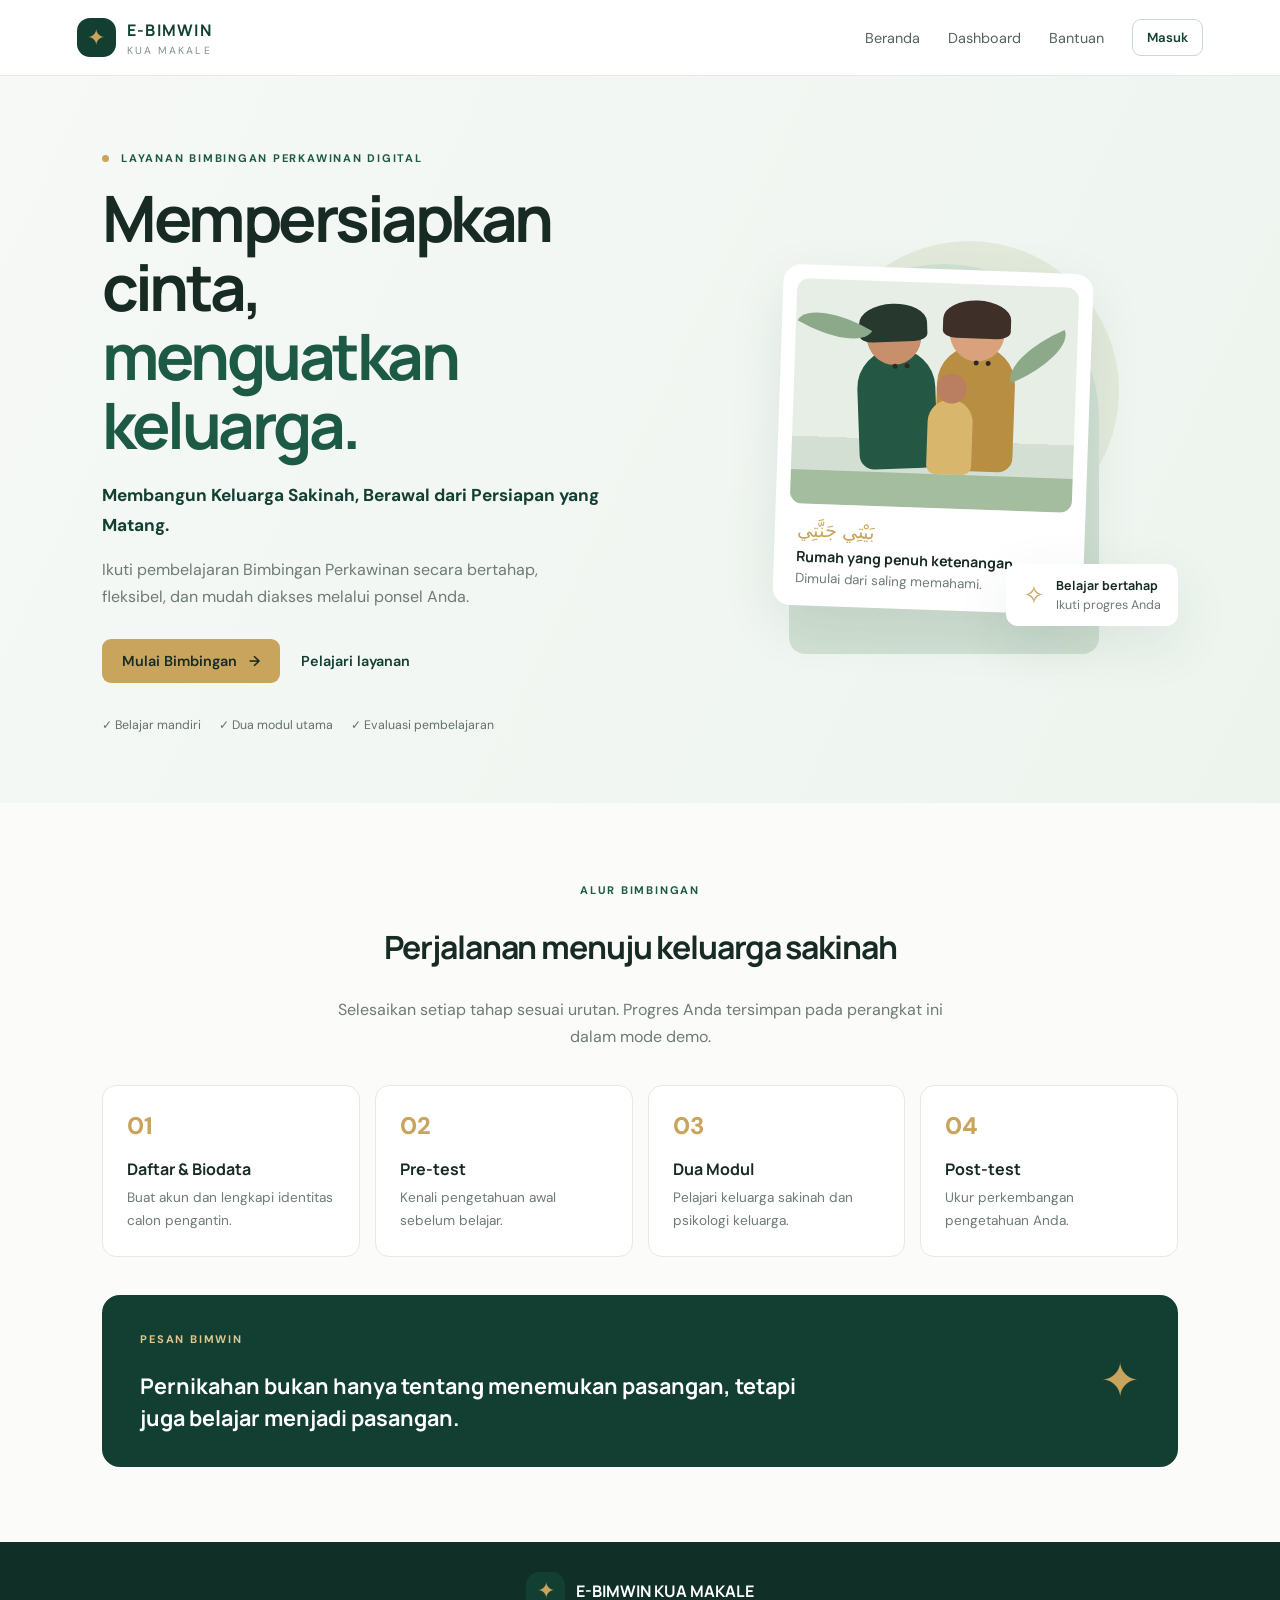
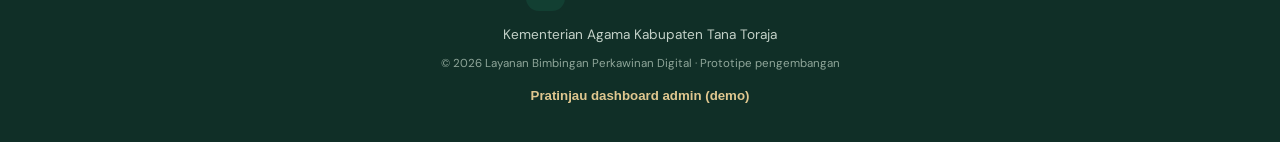
<file: e-bimwin-kua-makale/index.html>
<!doctype html>
<html lang="id">
<head>
  <meta charset="utf-8">
  <meta name="viewport" content="width=device-width, initial-scale=1">
  <meta name="theme-color" content="#123f32">
  <meta name="description" content="E-BIMWIN KUA Makale — layanan bimbingan perkawinan digital bagi calon pengantin.">
  <title>E-BIMWIN KUA MAKALE</title>
  <link rel="preconnect" href="https://fonts.googleapis.com">
  <link rel="preconnect" href="https://fonts.gstatic.com" crossorigin>
  <link href="https://fonts.googleapis.com/css2?family=DM+Sans:wght@400;500;600;700&family=Manrope:wght@400;500;600;700;800&display=swap" rel="stylesheet">
  <link rel="stylesheet" href="style.css">
</head>
<body>
  <div id="toast" class="toast" role="status" aria-live="polite"></div>
  <header class="topbar">
    <a class="brand" href="#" data-route="home" aria-label="E-Bimwin KUA Makale">
      <span class="brand-mark">✦</span><span><b>E-BIMWIN</b><small>KUA MAKALE</small></span>
    </a>
    <button class="menu-toggle" id="menuToggle" aria-label="Buka navigasi">☰</button>
    <nav id="mainNav">
      <a href="#home" data-route="home">Beranda</a>
      <a href="#dashboard" data-route="dashboard">Dashboard</a>
      <a href="#help" data-route="help">Bantuan</a>
      <button id="navAuth" class="btn btn-outline btn-small">Masuk</button>
    </nav>
  </header>

  <main id="app">
    <section class="hero page" id="page-home">
      <div class="hero-copy">
        <span class="eyebrow"><span class="dot"></span> LAYANAN BIMBINGAN PERKAWINAN DIGITAL</span>
        <h1>Mempersiapkan cinta,<br><em>menguatkan keluarga.</em></h1>
        <p class="hero-lead">Membangun Keluarga Sakinah, Berawal dari Persiapan yang Matang.</p>
        <p class="muted">Ikuti pembelajaran Bimbingan Perkawinan secara bertahap, fleksibel, dan mudah diakses melalui ponsel Anda.</p>
        <div class="hero-actions">
          <button class="btn btn-gold" data-action="start">Mulai Bimbingan <span>→</span></button>
          <button class="btn btn-ghost" data-route="help">Pelajari layanan</button>
        </div>
        <div class="trust-row"><span>✓ Belajar mandiri</span><span>✓ Dua modul utama</span><span>✓ Evaluasi pembelajaran</span></div>
      </div>
      <div class="hero-art">
        <div class="sun"></div><div class="arch"></div>
        <div class="family-card">
          <div class="family-illustration" aria-hidden="true">
            <div class="leaf leaf-a"></div><div class="leaf leaf-b"></div>
            <div class="person person-one"><i></i></div><div class="person person-two"><i></i></div>
            <div class="child"></div><div class="ground"></div>
          </div>
          <div class="family-caption"><span>بَيْتِي جَنَّتِي</span><b>Rumah yang penuh ketenangan</b><small>Dimulai dari saling memahami.</small></div>
        </div>
        <div class="floating-note"><span>✧</span><div><b>Belajar bertahap</b><small>Ikuti progres Anda</small></div></div>
      </div>
    </section>

    <section class="page section-wrap" id="page-home-more">
      <div class="section-heading"><span class="eyebrow">ALUR BIMBINGAN</span><h2>Perjalanan menuju keluarga sakinah</h2><p class="muted">Selesaikan setiap tahap sesuai urutan. Progres Anda tersimpan pada perangkat ini dalam mode demo.</p></div>
      <div class="steps">
        <article><span>01</span><b>Daftar & Biodata</b><p>Buat akun dan lengkapi identitas calon pengantin.</p></article>
        <article><span>02</span><b>Pre-test</b><p>Kenali pengetahuan awal sebelum belajar.</p></article>
        <article><span>03</span><b>Dua Modul</b><p>Pelajari keluarga sakinah dan psikologi keluarga.</p></article>
        <article><span>04</span><b>Post-test</b><p>Ukur perkembangan pengetahuan Anda.</p></article>
      </div>
      <div class="callout"><div><span class="eyebrow">PESAN BIMWIN</span><h3>Pernikahan bukan hanya tentang menemukan pasangan, tetapi juga belajar menjadi pasangan.</h3></div><span class="callout-star">✦</span></div>
    </section>

    <section class="page auth-page hidden" id="page-auth">
      <div class="auth-aside"><span class="brand-mark large">✦</span><h2>Langkah pertama<br>dimulai di sini.</h2><p>Siapkan diri, bangun komunikasi, dan tumbuhkan komitmen bersama.</p></div>
      <div class="auth-panel">
        <button class="back-link" data-route="home">← Kembali ke beranda</button>
        <div class="tabs"><button class="tab active" data-auth-tab="login">Masuk</button><button class="tab" data-auth-tab="register">Daftar akun</button></div>
        <form id="loginForm" class="auth-form">
          <h2>Selamat datang</h2><p class="muted">Masuk untuk melanjutkan pembelajaran Anda.</p>
          <label>Nomor HP<input name="phone" type="tel" inputmode="tel" placeholder="08xxxxxxxxxx" required></label>
          <label>Password<div class="password-wrap"><input name="password" type="password" required minlength="6"><button type="button" class="show-pass">Lihat</button></div></label>
          <button class="btn btn-primary full" type="submit">Masuk ke akun</button>
          <p class="tiny muted">Mode demo: akun tersimpan di browser ini, bukan database server.</p>
        </form>
        <form id="registerForm" class="auth-form hidden">
          <h2>Buat akun peserta</h2><p class="muted">Gunakan nomor HP aktif sebagai identitas akun.</p>
          <label>Nama lengkap<input name="name" required maxlength="120" autocomplete="name"></label>
          <label>Nomor HP<input name="phone" type="tel" inputmode="tel" placeholder="08xxxxxxxxxx" required></label>
          <label>Jenis kelamin<select name="gender" required><option value="">Pilih</option><option value="Perempuan">Perempuan</option><option value="Laki-laki">Laki-laki</option></select></label>
          <label>Email (opsional)<input name="email" type="email"></label>
          <label>Password<div class="password-wrap"><input name="password" type="password" minlength="8" required><button type="button" class="show-pass">Lihat</button></div></label>
          <label>Konfirmasi password<input name="confirm" type="password" minlength="8" required></label>
          <label class="checkline"><input type="checkbox" required> Saya menyetujui kebijakan privasi dan penggunaan data untuk layanan Bimwin.</label>
          <button class="btn btn-primary full" type="submit">Daftar sekarang</button>
          <p class="tiny muted">Jangan gunakan kata sandi penting pada mode demo.</p>
        </form>
      </div>
    </section>

    <section class="page dashboard-page hidden" id="page-dashboard">
      <div class="dash-head"><div><span class="eyebrow">RUANG PESERTA</span><h1>Dashboard pembelajaran</h1><p class="muted" id="welcomeText">Selamat datang.</p></div><button class="btn btn-outline btn-small" data-action="logout">Keluar</button></div>
      <div class="progress-card"><div><span class="eyebrow">PROGRES KESELURUHAN</span><strong id="overallPct">0%</strong><p class="muted" id="overallText">Mulai perjalanan Bimwin Anda.</p></div><div class="progress-track"><span id="overallBar"></span></div></div>
      <div class="dash-grid">
        <article class="dash-card"><span class="card-icon">01</span><h3>Data diri</h3><p id="profileStatus">Belum dilengkapi</p><button class="text-button" data-route="profile">Lengkapi biodata →</button></article>
        <article class="dash-card"><span class="card-icon">02</span><h3>Pre-test</h3><p id="preStatus">Belum dikerjakan</p><button class="text-button" data-action="pretest">Mulai pre-test →</button></article>
        <article class="dash-card"><span class="card-icon">03</span><h3>Modul 1</h3><p id="m1Status">0 dari 4 subbab</p><button class="text-button" data-action="module" data-module="1">Buka modul →</button></article>
        <article class="dash-card"><span class="card-icon">04</span><h3>Modul 2</h3><p id="m2Status">0 dari 7 subbab</p><button class="text-button" data-action="module" data-module="2">Buka modul →</button></article>
        <article class="dash-card"><span class="card-icon">05</span><h3>Post-test</h3><p id="postStatus">Menunggu penyelesaian modul</p><button class="text-button" data-action="posttest">Buka post-test →</button></article>
        <article class="dash-card"><span class="card-icon">06</span><h3>Hasil belajar</h3><p id="resultStatus">Belum tersedia</p><button class="text-button" data-route="results">Lihat hasil →</button></article>
      </div>
      <div class="dash-bottom"><div><h3>Profil peserta</h3><p id="profileSummary" class="muted">Lengkapi biodata untuk memulai.</p></div><button class="btn btn-outline btn-small" data-route="profile">Edit biodata</button></div>
    </section>

    <section class="page content-page hidden" id="page-profile">
      <div class="page-title"><span class="eyebrow">DATA PESERTA</span><h1>Biodata calon pengantin</h1><p class="muted">Lengkapi data dengan benar. Kolom bertanda * wajib diisi.</p></div>
      <form id="profileForm" class="form-card">
        <h3>Identitas diri</h3><div class="form-grid">
          <label>Nama lengkap *<input name="fullName" required></label><label>Nama ayah *<input name="father" required></label>
          <label>Tempat lahir *<input name="birthPlace" required></label><label>Tanggal lahir *<input name="birthDate" type="date" required></label>
          <label>Jenis kelamin *<select name="gender" required><option value="">Pilih</option><option>Perempuan</option><option>Laki-laki</option></select></label>
          <label>Pendidikan terakhir *<select name="education" required><option value="">Pilih</option><option>SD/MI</option><option>SMP/MTs</option><option>SMA/MA/SMK</option><option>Diploma</option><option>S1</option><option>S2</option><option>S3</option></select></label>
          <label class="span-2">Alamat lengkap *<textarea name="address" rows="2" required></textarea></label>
          <label>Anak ke-berapa *<input name="birthOrder" placeholder="Contoh: 2 dari 4" required></label><label>Pekerjaan *<input name="job" required></label>
        </div>
        <h3>Identitas pasangan & rencana perkawinan</h3><div class="form-grid">
          <label>Nama calon pasangan *<input name="partnerName" required></label><label>Nomor HP pasangan<input name="partnerPhone" type="tel"></label>
          <label>Rencana tanggal perkawinan<input name="weddingDate" type="date"></label><label>Kecamatan/KUA tempat mendaftar *<input name="kua" value="KUA Kecamatan Makale" required></label>
          <label>Status keikutsertaan Bimwin<select name="attendance"><option>Belum mengikuti</option><option>Sedang mengikuti</option><option>Telah menyelesaikan</option></select></label>
        </div>
        <div class="form-actions"><span class="tiny muted">Data disimpan pada browser (mode demo).</span><button class="btn btn-primary" type="submit">Simpan biodata</button></div>
      </form>
    </section>

    <section class="page content-page hidden" id="page-module">
      <div class="module-top"><button class="back-link" data-route="dashboard">← Dashboard</button><span class="eyebrow" id="moduleEyebrow">MODUL PEMBELAJARAN</span></div>
      <div class="module-layout"><aside class="lesson-nav"><h3 id="moduleNavTitle">Daftar subbab</h3><div id="lessonList"></div><div class="mini-progress"><span>Progres modul</span><b id="modulePct">0%</b><div class="progress-track"><span id="moduleBar"></span></div></div></aside>
        <article class="lesson-content"><div class="lesson-meta" id="lessonMeta"></div><h1 id="lessonTitle"></h1><div id="lessonBody" class="lesson-body"></div><div id="lessonActivity"></div><div class="lesson-footer"><button class="btn btn-outline" id="prevLesson">← Sebelumnya</button><button class="btn btn-primary" id="completeLesson">Tandai selesai & lanjut →</button></div></article>
      </div>
    </section>

    <section class="page content-page hidden" id="page-test">
      <div class="page-title"><span class="eyebrow" id="testEyebrow">EVALUASI PEMBELAJARAN</span><h1 id="testTitle">Pre-test</h1><p class="muted">Pilih satu jawaban yang paling tepat. Anda dapat meninjau soal sebelum mengirim.</p></div>
      <div class="test-card"><div class="test-head"><span id="testCounter">Soal 1 dari 20</span><span id="testProgressLabel">5%</span></div><div class="progress-track"><span id="testProgress"></span></div><div id="questionArea"></div><div class="question-nav" id="questionNav"></div><div class="test-actions"><button class="btn btn-outline" id="testPrev">Sebelumnya</button><button class="btn btn-primary" id="testNext">Berikutnya</button><button class="btn btn-gold hidden" id="testSubmit">Kirim jawaban</button></div></div>
    </section>

    <section class="page content-page hidden" id="page-results">
      <div class="page-title"><span class="eyebrow">RINGKASAN PEMBELAJARAN</span><h1>Hasil pembelajaran Anda</h1><p class="muted">Evaluasi pengetahuan bukan diagnosis psikologis atau penentu kelayakan menikah.</p></div>
      <div class="result-grid"><div class="result-score"><span>PRE-TEST</span><strong id="resultPre">—</strong><small>Skala 0–100</small></div><div class="result-score featured"><span>POST-TEST</span><strong id="resultPost">—</strong><small>Skala 0–100</small></div><div class="result-score"><span>PENINGKATAN</span><strong id="resultDelta">—</strong><small>Selisih nilai</small></div></div>
      <div class="form-card"><h3>Perbandingan nilai</h3><div class="bar-chart"><div><span>Pre-test</span><div class="chart-track"><i id="preChart"></i></div><b id="preChartLabel">—</b></div><div><span>Post-test</span><div class="chart-track"><i id="postChart"></i></div><b id="postChartLabel">—</b></div></div><p id="completionNote" class="muted"></p><button class="btn btn-outline" onclick="window.print()">Cetak hasil</button></div>
    </section>

    <section class="page content-page hidden" id="page-admin">
      <div class="dash-head"><div><span class="eyebrow">PENGELOLAAN KUA</span><h1>Dashboard administrator</h1><p class="muted">Mode demo hanya menampilkan data pada perangkat ini.</p></div><button class="btn btn-outline btn-small" data-action="logout">Keluar</button></div>
      <div class="admin-stats" id="adminStats"></div>
      <div class="form-card"><div class="table-head"><h3>Daftar peserta lokal</h3><input id="adminSearch" placeholder="Cari nama / nomor HP"></div><div class="table-scroll"><table><thead><tr><th>Nama</th><th>Nomor HP</th><th>Pre-test</th><th>Modul</th><th>Post-test</th></tr></thead><tbody id="adminRows"></tbody></table></div><p class="tiny muted">Ekspor ini hanya berisi data demo yang ada di browser ini.</p><div class="form-actions"><button class="btn btn-outline btn-small" data-action="export-csv">Ekspor CSV</button><button class="btn btn-outline btn-small" data-action="export-json">Ekspor JSON</button></div></div>
    </section>

    <section class="page content-page hidden" id="page-help">
      <div class="page-title"><span class="eyebrow">PUSAT BANTUAN</span><h1>Bagaimana kami dapat membantu?</h1><p class="muted">Panduan singkat menggunakan layanan E-Bimwin.</p></div>
      <div class="faq-list">
        <details open><summary>Apakah bimbingan ini dapat diikuti melalui HP?</summary><p>Ya. Website dirancang responsif agar dapat digunakan melalui smartphone, tablet, maupun komputer.</p></details>
        <details><summary>Apakah nilai pre-test menentukan kelulusan?</summary><p>Tidak. Pre-test digunakan untuk memetakan pengetahuan awal. Fokus utama adalah mengikuti pembelajaran dan memahami materi.</p></details>
        <details><summary>Apakah progres tersimpan jika saya keluar?</summary><p>Dalam prototipe ini progres tersimpan di penyimpanan browser pada perangkat yang sama. Untuk penyimpanan lintas perangkat dan permanen, website harus dihubungkan ke Supabase.</p></details>
        <details><summary>Bagaimana jika lupa password?</summary><p>Fitur pemulihan akun memerlukan backend autentikasi dan verifikasi nomor HP/email. Fitur tersebut belum aktif pada mode demo.</p></details>
      </div>
      <div class="contact-strip"><div><b>Butuh bantuan petugas KUA?</b><p class="muted">Hubungi KUA Kecamatan Makale melalui kanal layanan resmi.</p></div><a class="btn btn-primary" href="https://kemenag.go.id/" target="_blank" rel="noopener">Situs Kemenag ↗</a></div>
    </section>
  </main>
  <footer><div class="footer-brand"><span class="brand-mark">✦</span><b>E-BIMWIN KUA MAKALE</b></div><p>Kementerian Agama Kabupaten Tana Toraja</p><small>© <span id="year"></span> Layanan Bimbingan Perkawinan Digital · Prototipe pengembangan</small><p><button class="text-button" data-action="admin-demo" style="color:#dfc78f">Pratinjau dashboard admin (demo)</button></p></footer>
  <script src="script.js"></script>
</body>
</html>
</file>
<file: e-bimwin-kua-makale/style.css>
@import url('https://fonts.googleapis.com/css2?family=DM+Sans:wght@400;500;600;700&family=Manrope:wght@400;500;600;700;800&display=swap');
:root{--green:#123f32;--green2:#1d5a45;--mint:#eaf2ed;--gold:#c9a45c;--ink:#172a23;--muted:#6d7b73;--line:#e4eae5;--paper:#fbfcfa;--white:#fff;--shadow:0 18px 55px rgba(18,63,50,.09)}
*{box-sizing:border-box}html{scroll-behavior:smooth}body{margin:0;background:var(--paper);color:var(--ink);font-family:'DM Sans',sans-serif}h1,h2,h3,b,strong{font-family:Manrope,sans-serif}h1{font-size:clamp(2.2rem,5vw,4.1rem);line-height:1.08;letter-spacing:-.055em;margin:16px 0}h2{letter-spacing:-.035em}p{line-height:1.7}.muted{color:var(--muted)}.tiny{font-size:.78rem}.hidden{display:none!important}
.topbar{height:76px;padding:0 clamp(20px,6vw,90px);display:flex;align-items:center;justify-content:space-between;background:#fff;border-bottom:1px solid var(--line);position:sticky;top:0;z-index:20}.brand,.footer-brand{display:flex;align-items:center;gap:11px;text-decoration:none;color:var(--green)}.brand b{display:block;font-size:1rem;letter-spacing:.08em}.brand small{display:block;font-size:.65rem;letter-spacing:.2em;color:#829188;margin-top:3px}.brand-mark{width:39px;height:39px;display:grid;place-items:center;border-radius:13px;background:var(--green);color:var(--gold);font-size:1.35rem}.brand-mark.large{width:56px;height:56px;font-size:1.8rem}nav{display:flex;align-items:center;gap:28px}nav a{font-size:.9rem;text-decoration:none;color:#53635a}nav a:hover,.text-button:hover{color:var(--green)}.menu-toggle{display:none;border:0;background:none;font-size:1.5rem}
.btn{border:0;border-radius:9px;padding:13px 20px;font:600 .9rem 'DM Sans';cursor:pointer;transition:.2s;display:inline-flex;align-items:center;justify-content:center;gap:12px;text-decoration:none}.btn:hover{transform:translateY(-1px);filter:brightness(1.04)}.btn-primary{background:var(--green);color:#fff}.btn-gold{background:var(--gold);color:#172a23}.btn-outline{border:1px solid #cbd7cf;background:transparent;color:var(--green)}.btn-ghost{background:transparent;color:var(--green);padding-left:8px}.btn-small{padding:9px 14px;font-size:.82rem}.full{width:100%;margin-top:10px}.eyebrow{font-size:.69rem;font-weight:700;letter-spacing:.16em;color:var(--green2)}.dot{display:inline-block;width:7px;height:7px;background:var(--gold);border-radius:50%;margin-right:7px}
.hero{min-height:570px;padding:70px clamp(24px,8vw,125px);display:grid;grid-template-columns:1.05fr .95fr;align-items:center;gap:45px;background:linear-gradient(115deg,#f6f9f6 0%,#edf4ee 100%);overflow:hidden}.hero-copy{max-width:610px}.hero h1 em{font-style:normal;color:var(--green2)}.hero-lead{font-weight:700;color:var(--green);font-size:1.08rem;margin:22px 0 8px}.hero-copy>.muted{max-width:490px}.hero-actions{display:flex;gap:13px;align-items:center;margin-top:28px;flex-wrap:wrap}.trust-row{display:flex;gap:18px;flex-wrap:wrap;margin-top:34px;color:#617168;font-size:.77rem}.hero-art{height:430px;position:relative;display:grid;place-items:center}.sun{position:absolute;width:300px;height:300px;border-radius:50%;background:#e3eadc;right:12%;top:4%}.arch{position:absolute;width:310px;height:390px;border-radius:170px 170px 18px 18px;background:#d1e0d3;bottom:0;right:16%}.family-card{position:relative;width:310px;background:#fff;border-radius:18px;padding:14px;box-shadow:var(--shadow);transform:rotate(2deg);z-index:2}.family-illustration{height:225px;border-radius:12px;background:linear-gradient(#e7eee6 0 70%,#d2dfd2 70%);position:relative;overflow:hidden}.person{position:absolute;bottom:38px;width:78px;height:120px;border-radius:40px 40px 15px 15px;background:#245744}.person:before{content:"";position:absolute;width:55px;height:58px;border-radius:50%;background:#c88f6b;top:-42px;left:11px}.person:after{content:"";position:absolute;top:-45px;left:4px;width:68px;height:38px;border-radius:50% 50% 20% 20%;background:#27392e}.person-one{left:65px;transform:rotate(-4deg)}.person-two{right:61px;background:#b88e43;height:126px}.person-two:before{background:#d9a27d}.person-two:after{background:#3e3028}.person i{position:absolute;top:15px;left:36px;width:5px;height:5px;border-radius:50%;background:#332820;z-index:2;box-shadow:12px 0 #332820}.child{position:absolute;bottom:34px;left:135px;width:45px;height:75px;border-radius:25px 25px 10px 10px;background:#d8b76c;z-index:3}.child:before{content:"";position:absolute;top:-26px;left:8px;width:30px;height:30px;border-radius:50%;background:#b97f60}.ground{position:absolute;bottom:0;height:34px;background:#a5bd9f;width:100%}.leaf{position:absolute;width:70px;height:28px;border-radius:100% 0 100% 0;background:#8ca98a;z-index:4}.leaf-a{left:4px;top:32px;transform:rotate(28deg)}.leaf-b{right:4px;top:56px;transform:rotate(155deg)}.family-caption{padding:14px 8px 5px;display:grid;gap:4px}.family-caption span{color:var(--gold);font-size:1.2rem}.family-caption b{font-size:.88rem}.family-caption small{color:var(--muted)}.floating-note{position:absolute;right:0;bottom:28px;background:#fff;padding:13px 17px;border-radius:12px;box-shadow:var(--shadow);display:flex;gap:11px;align-items:center;z-index:3}.floating-note>span{color:var(--gold);font-size:1.6rem}.floating-note b,.floating-note small{display:block;font-size:.78rem}.floating-note small{color:var(--muted);margin-top:3px}
.section-wrap{padding:75px clamp(24px,8vw,125px)}.section-heading{text-align:center;max-width:650px;margin:0 auto 35px}.section-heading h2{font-size:2rem}.steps{display:grid;grid-template-columns:repeat(4,1fr);gap:15px}.steps article{padding:24px;border:1px solid var(--line);border-radius:14px;background:#fff}.steps article span{color:var(--gold);font-weight:800;font-size:1.5rem}.steps article b{display:block;margin:17px 0 6px}.steps article p{font-size:.85rem;color:var(--muted);margin:0}.callout{margin-top:38px;background:var(--green);color:#fff;border-radius:18px;padding:32px 38px;display:flex;align-items:center;justify-content:space-between}.callout .eyebrow{color:#dfc78f}.callout h3{max-width:680px;font-size:1.35rem;line-height:1.5;margin-bottom:0}.callout-star{font-size:3rem;color:var(--gold)}
.auth-page{min-height:650px;display:grid;grid-template-columns:1fr 1fr;background:#f5f8f5}.auth-aside{background:var(--green);color:white;padding:70px clamp(25px,8vw,110px);display:flex;flex-direction:column;justify-content:center}.auth-aside h2{font-size:2.7rem;line-height:1.15}.auth-aside p{color:#d1ddd5;max-width:330px}.auth-panel{background:white;padding:48px clamp(24px,7vw,90px);max-width:650px;width:100%;margin:auto}.back-link{border:0;background:none;color:var(--green);font-weight:600;cursor:pointer;padding:0;margin-bottom:30px}.tabs{display:flex;border-bottom:1px solid var(--line);gap:22px;margin-bottom:28px}.tab{background:none;border:0;padding:12px 0;color:var(--muted);cursor:pointer}.tab.active{color:var(--green);border-bottom:2px solid var(--gold);font-weight:700}.auth-form h2{margin:0}.auth-form>p{margin-top:6px}.auth-form label,.form-card label{display:block;font-size:.83rem;font-weight:600;margin:15px 0;color:#405248}.auth-form input,.auth-form select,.form-card input,.form-card select,.form-card textarea,.table-head input{width:100%;margin-top:7px;border:1px solid #dce5de;border-radius:8px;padding:12px 13px;background:#fff;font:400 .9rem 'DM Sans';color:var(--ink);outline:none}.auth-form input:focus,.form-card input:focus,.form-card textarea:focus,.form-card select:focus{border-color:var(--green2);box-shadow:0 0 0 3px #eaf2ed}.password-wrap{position:relative}.password-wrap input{padding-right:60px}.show-pass{position:absolute;right:9px;top:17px;border:0;background:none;color:var(--green);font-size:.75rem;cursor:pointer}.checkline{display:flex!important;gap:9px;align-items:flex-start;font-weight:400!important;line-height:1.5}.checkline input{width:auto!important;margin:3px 0 0!important}
.dashboard-page,.content-page{padding:48px clamp(20px,7vw,100px) 75px;min-height:65vh}.dash-head{display:flex;justify-content:space-between;align-items:center;gap:20px;margin-bottom:30px}.dash-head h1,.page-title h1{font-size:2.5rem;margin:9px 0}.dash-head p,.page-title p{margin:0}.progress-card{background:var(--green);color:white;padding:25px 28px;border-radius:15px;display:grid;grid-template-columns:230px 1fr;align-items:center;gap:30px;margin-bottom:22px}.progress-card .eyebrow{color:#d9c58f}.progress-card strong{font:800 2.3rem Manrope;display:block;margin-top:4px}.progress-card p{color:#d3ded7;margin:3px 0}.progress-track{height:9px;border-radius:20px;background:#dfe8e2;overflow:hidden}.progress-card .progress-track{background:#42685a}.progress-track span{display:block;width:0;height:100%;background:var(--gold);border-radius:20px;transition:width .3s}.dash-grid{display:grid;grid-template-columns:repeat(3,1fr);gap:15px}.dash-card{background:#fff;border:1px solid var(--line);padding:22px;border-radius:13px}.card-icon{display:grid;place-items:center;width:35px;height:35px;border-radius:10px;background:var(--mint);color:var(--green);font-weight:800;font-size:.8rem}.dash-card h3{margin:16px 0 5px}.dash-card p{color:var(--muted);font-size:.84rem;margin:0 0 12px}.text-button{padding:0;border:0;background:none;color:var(--green);font-weight:700;font-size:.83rem;cursor:pointer}.dash-bottom{margin-top:20px;background:white;border:1px solid var(--line);border-radius:13px;padding:20px 24px;display:flex;justify-content:space-between;align-items:center;gap:20px}.dash-bottom h3{margin:0}.dash-bottom p{margin:5px 0 0}
.page-title{margin-bottom:28px}.page-title h1{font-size:2.55rem}.form-card{background:#fff;border:1px solid var(--line);border-radius:15px;padding:26px;margin-bottom:22px}.form-card h3{margin:3px 0 14px}.form-card h3:not(:first-child){margin-top:30px;padding-top:23px;border-top:1px solid var(--line)}.form-grid{display:grid;grid-template-columns:1fr 1fr;gap:0 18px}.form-grid label{margin:8px 0}.span-2{grid-column:span 2}.form-actions{display:flex;justify-content:space-between;align-items:center;gap:12px;margin-top:22px}
.module-top{display:flex;align-items:center;gap:25px;margin-bottom:25px}.module-layout{display:grid;grid-template-columns:255px 1fr;gap:24px;align-items:start}.lesson-nav{background:#fff;border:1px solid var(--line);border-radius:13px;padding:20px;position:sticky;top:95px}.lesson-nav h3{font-size:1rem;margin:0 0 14px}.lesson-link{display:flex;width:100%;gap:10px;text-align:left;padding:11px 9px;border:0;border-radius:8px;background:transparent;color:#5e6e64;font:500 .82rem 'DM Sans';cursor:pointer}.lesson-link.active{background:var(--mint);color:var(--green);font-weight:700}.lesson-link.done:before{content:"✓";color:#36815c}.lesson-link:not(.done):before{content:"○";color:#9ba99f}.mini-progress{border-top:1px solid var(--line);padding-top:16px;margin-top:14px;font-size:.76rem;display:grid;grid-template-columns:1fr auto;gap:9px}.mini-progress .progress-track{grid-column:span 2;height:6px}.lesson-content{background:#fff;border:1px solid var(--line);border-radius:15px;padding:clamp(22px,4vw,45px);min-height:570px}.lesson-meta{color:var(--gold);font-size:.72rem;font-weight:800;letter-spacing:.13em}.lesson-content h1{font-size:2.25rem;margin:12px 0 20px}.lesson-body{font-size:.97rem;line-height:1.8;color:#405248}.lesson-body h3{color:var(--green);margin-top:25px}.lesson-body li{margin:7px 0}.lesson-body blockquote{border-left:3px solid var(--gold);padding:10px 18px;margin:18px 0;background:#f7f9f6;color:var(--green);font-weight:600}.activity-box{background:#f2f6f2;border-radius:12px;padding:20px;margin-top:25px}.activity-box h3{margin-top:0}.activity-box textarea,.activity-box input{width:100%;border:1px solid #d5e0d7;border-radius:8px;padding:11px;font:inherit}.activity-box button{margin-top:12px}.lesson-footer{display:flex;justify-content:space-between;gap:10px;border-top:1px solid var(--line);padding-top:22px;margin-top:28px}
.test-card{max-width:800px;margin:auto;background:#fff;border:1px solid var(--line);border-radius:15px;padding:clamp(20px,4vw,38px)}.test-head{display:flex;justify-content:space-between;font-size:.8rem;font-weight:700;margin-bottom:12px}.test-card .progress-track{height:7px}.question-title{font:700 1.25rem Manrope;line-height:1.5;margin:28px 0}.answer-option{display:flex;align-items:flex-start;gap:12px;padding:14px;border:1px solid var(--line);border-radius:9px;margin:10px 0;cursor:pointer}.answer-option:has(input:checked){border-color:var(--green2);background:#f1f6f2}.answer-option input{accent-color:var(--green);margin-top:4px}.question-nav{display:flex;gap:7px;flex-wrap:wrap;margin-top:25px}.q-dot{width:31px;height:31px;border:1px solid var(--line);border-radius:7px;background:white;color:#65736a;cursor:pointer}.q-dot.active{background:var(--green);color:white}.q-dot.answered{border-color:var(--gold);box-shadow:inset 0 -3px var(--gold)}.test-actions{display:flex;justify-content:space-between;gap:10px;margin-top:24px}
.result-grid{display:grid;grid-template-columns:repeat(3,1fr);gap:14px;margin-bottom:20px}.result-score{background:white;border:1px solid var(--line);border-radius:13px;padding:22px;display:grid;gap:6px}.result-score span{font-size:.72rem;letter-spacing:.12em;color:var(--muted);font-weight:700}.result-score strong{font-size:2.5rem;color:var(--green)}.result-score small{color:var(--muted)}.result-score.featured{background:var(--green);color:white}.result-score.featured span,.result-score.featured small{color:#d5e0d8}.result-score.featured strong{color:var(--gold)}.bar-chart>div{display:grid;grid-template-columns:90px 1fr 40px;align-items:center;gap:12px;margin:17px 0;font-size:.84rem}.chart-track{height:14px;border-radius:20px;background:#edf1ed;overflow:hidden}.chart-track i{height:100%;width:0;background:var(--green2);display:block;border-radius:20px}.admin-stats{display:grid;grid-template-columns:repeat(3,1fr);gap:12px;margin-bottom:20px}.stat{background:#fff;border:1px solid var(--line);border-radius:12px;padding:20px}.stat b{font-size:1.8rem;color:var(--green);display:block}.stat span{font-size:.8rem;color:var(--muted)}.table-head{display:flex;align-items:center;justify-content:space-between;gap:20px}.table-head input{max-width:260px;margin:0}table{width:100%;border-collapse:collapse;font-size:.82rem;margin-top:20px}th,td{text-align:left;padding:12px;border-bottom:1px solid var(--line)}th{color:var(--muted);font-size:.72rem;text-transform:uppercase;letter-spacing:.06em}.table-scroll{overflow-x:auto}
.faq-list{max-width:850px}.faq-list details{padding:19px 0;border-bottom:1px solid var(--line)}.faq-list summary{font-weight:700;cursor:pointer;color:var(--green)}.faq-list p{color:var(--muted);margin-bottom:0}.contact-strip{max-width:850px;margin-top:28px;padding:22px;background:var(--mint);border-radius:13px;display:flex;justify-content:space-between;align-items:center;gap:15px}.contact-strip p{margin:4px 0 0;font-size:.84rem}
footer{background:#102f27;color:#fff;padding:30px clamp(24px,8vw,125px);text-align:center}footer .footer-brand{justify-content:center;color:white}footer p{color:#c3d1c8;font-size:.85rem;margin:12px 0 5px}footer small{color:#8fa69a;font-size:.72rem}.toast{position:fixed;bottom:20px;left:50%;transform:translate(-50%,20px);background:#183f33;color:white;padding:12px 18px;border-radius:9px;box-shadow:var(--shadow);opacity:0;pointer-events:none;transition:.25s;z-index:100;font-size:.86rem;max-width:90vw}.toast.show{opacity:1;transform:translate(-50%,0)}
@media(max-width:850px){.hero{grid-template-columns:1fr;padding-top:55px}.hero-art{height:360px}.steps{grid-template-columns:repeat(2,1fr)}.dash-grid{grid-template-columns:repeat(2,1fr)}.module-layout{grid-template-columns:1fr}.lesson-nav{position:static}.lesson-nav #lessonList{display:grid;grid-template-columns:1fr 1fr;gap:4px}.progress-card{grid-template-columns:1fr}.auth-page{grid-template-columns:.8fr 1.2fr}.auth-aside{padding:35px}.auth-aside h2{font-size:2rem}}
@media(max-width:600px){.topbar{height:65px}.menu-toggle{display:block}nav{display:none;position:absolute;top:65px;left:0;right:0;padding:18px 22px;background:white;border-bottom:1px solid var(--line);flex-direction:column;align-items:stretch;gap:16px}nav.open{display:flex}.hero{padding:44px 22px 25px;gap:0}.hero h1{font-size:2.65rem}.hero-art{height:330px;transform:scale(.9);transform-origin:top center;margin-bottom:-25px}.floating-note{right:-5px}.section-wrap{padding:48px 22px}.steps{gap:9px}.steps article{padding:16px}.callout{padding:23px}.callout h3{font-size:1.05rem}.auth-page{display:block}.auth-aside{padding:28px 24px}.auth-aside h2{font-size:1.8rem;margin:15px 0 5px}.auth-aside p{margin:0}.auth-panel{padding:30px 24px}.dashboard-page,.content-page{padding:35px 18px 55px}.dash-head{align-items:flex-start}.dash-head h1,.page-title h1{font-size:2rem}.dash-grid{grid-template-columns:1fr 1fr;gap:9px}.dash-card{padding:15px}.dash-card h3{font-size:.95rem}.dash-card p{font-size:.75rem}.dash-bottom{align-items:flex-start;flex-direction:column}.progress-card{padding:21px}.form-card{padding:19px}.form-grid{grid-template-columns:1fr}.span-2{grid-column:auto}.form-actions{align-items:flex-start;flex-direction:column}.lesson-nav #lessonList{grid-template-columns:1fr}.lesson-content{padding:21px}.lesson-content h1{font-size:1.8rem}.lesson-footer .btn{padding:11px 12px;font-size:.78rem}.test-card{padding:18px}.question-title{font-size:1.08rem}.result-grid{grid-template-columns:1fr}.result-score{padding:17px}.result-score strong{font-size:2rem}.admin-stats{grid-template-columns:1fr 1fr}.table-head{align-items:flex-start;flex-direction:column}.table-head input{max-width:none}.contact-strip{align-items:flex-start;flex-direction:column}.bar-chart>div{grid-template-columns:65px 1fr 30px;gap:7px;font-size:.75rem}}
@media print{.topbar,footer,.btn,.back-link{display:none!important}body{background:#fff}.content-page{padding:0}.form-card,.result-score{break-inside:avoid}}
</file>
